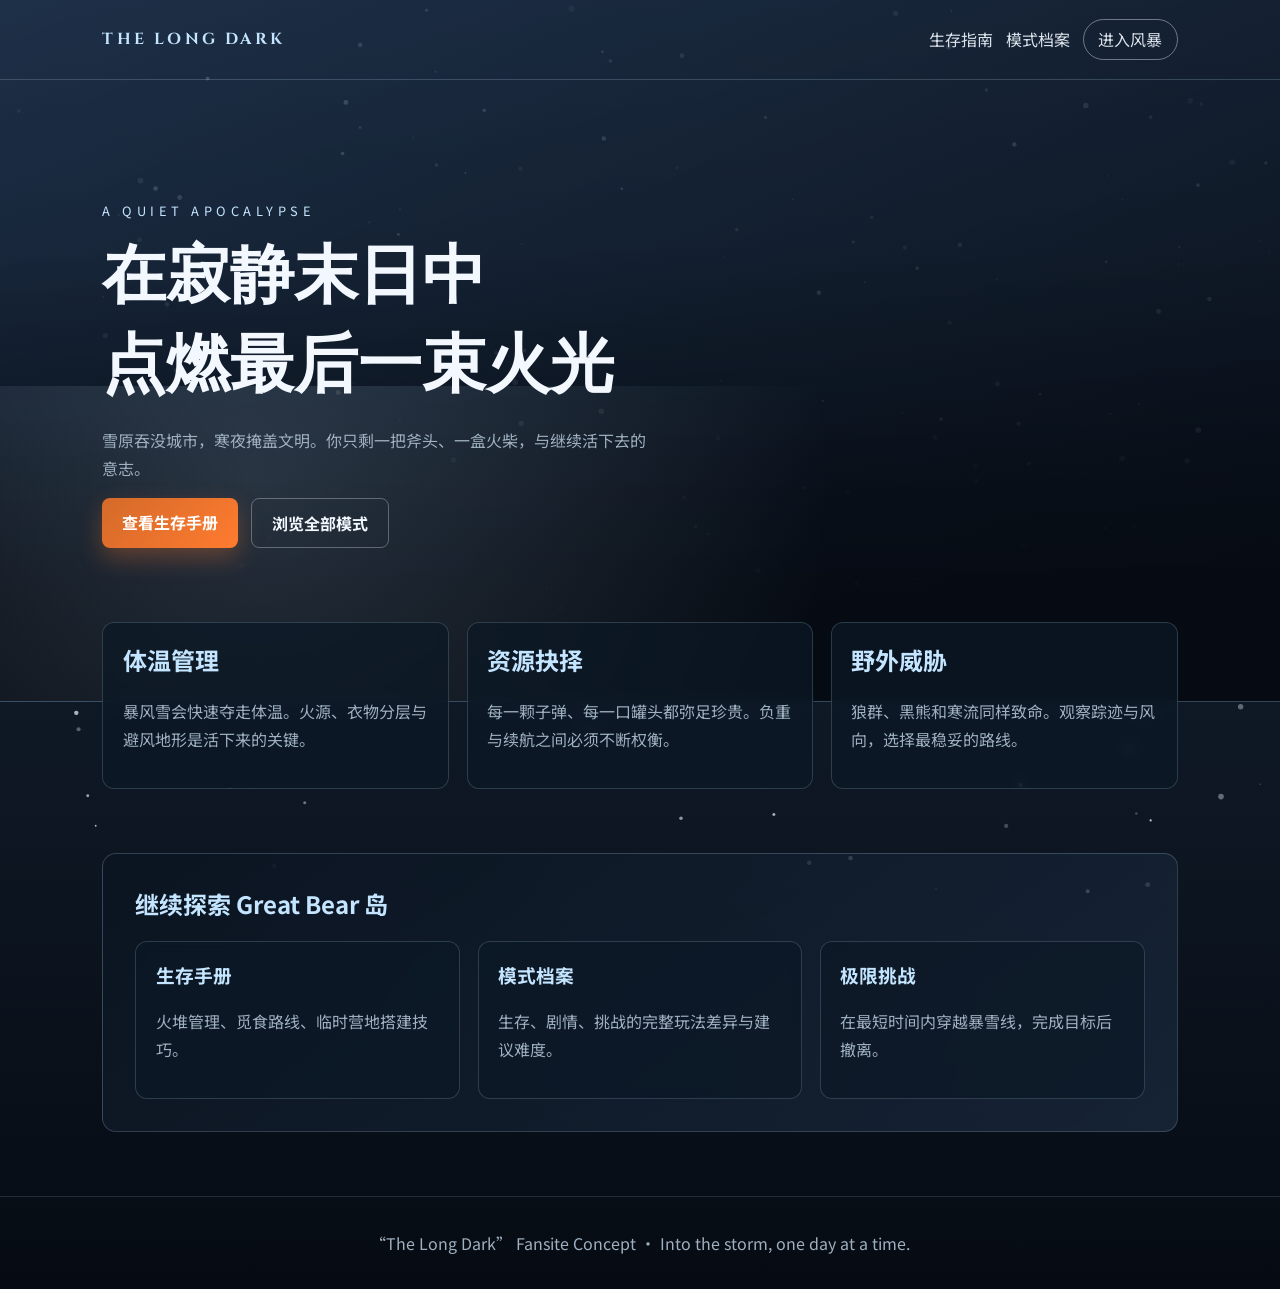
<file: index.html>
<!doctype html>
<html lang="zh-CN">
  <head>
    <meta charset="UTF-8" />
    <meta name="viewport" content="width=device-width, initial-scale=1.0" />
    <title>The Long Dark | 极寒求生</title>
    <link rel="preconnect" href="https://fonts.googleapis.com" />
    <link rel="preconnect" href="https://fonts.gstatic.com" crossorigin />
    <link
      href="https://fonts.googleapis.com/css2?family=Cinzel:wght@400;600;700&family=Noto+Sans+SC:wght@400;500;700&display=swap"
      rel="stylesheet"
    />
    <link rel="stylesheet" href="styles.css" />
  </head>
  <body>
    <canvas id="blizzard" aria-hidden="true"></canvas>
    <div class="noise" aria-hidden="true"></div>

    <header class="hero">
      <nav class="nav">
        <a class="logo" href="index.html">THE LONG DARK</a>
        <div class="nav-links">
          <a href="survival.html">生存指南</a>
          <a href="modes.html">模式档案</a>
          <a class="cta" href="#survival">进入风暴</a>
        </div>
      </nav>
      <div class="hero-content">
        <p class="eyebrow">A QUIET APOCALYPSE</p>
        <h1>在寂静末日中<br />点燃最后一束火光</h1>
        <p class="subtitle">
          雪原吞没城市，寒夜掩盖文明。你只剩一把斧头、一盒火柴，与继续活下去的意志。
        </p>
        <div class="hero-actions">
          <a class="primary-btn" href="survival.html">查看生存手册</a>
          <a class="ghost-btn" href="modes.html">浏览全部模式</a>
        </div>
      </div>
      <div class="fog"></div>
    </header>

    <main>
      <section id="survival" class="section cards">
        <article class="card">
          <h2>体温管理</h2>
          <p>暴风雪会快速夺走体温。火源、衣物分层与避风地形是活下来的关键。</p>
        </article>
        <article class="card">
          <h2>资源抉择</h2>
          <p>每一颗子弹、每一口罐头都弥足珍贵。负重与续航之间必须不断权衡。</p>
        </article>
        <article class="card">
          <h2>野外威胁</h2>
          <p>狼群、黑熊和寒流同样致命。观察踪迹与风向，选择最稳妥的路线。</p>
        </article>
      </section>

      <section class="section banner">
        <h2>继续探索 Great Bear 岛</h2>
        <div class="mode-grid">
          <a class="tile" href="survival.html">
            <h3>生存手册</h3>
            <p>火堆管理、觅食路线、临时营地搭建技巧。</p>
          </a>
          <a class="tile" href="modes.html">
            <h3>模式档案</h3>
            <p>生存、剧情、挑战的完整玩法差异与建议难度。</p>
          </a>
          <a class="tile" href="modes.html#challenge">
            <h3>极限挑战</h3>
            <p>在最短时间内穿越暴雪线，完成目标后撤离。</p>
          </a>
        </div>
      </section>
    </main>

    <footer class="footer">
      <p>“The Long Dark” Fansite Concept · Into the storm, one day at a time.</p>
    </footer>

    <script src="blizzard.js"></script>
  </body>
</html>
</file>
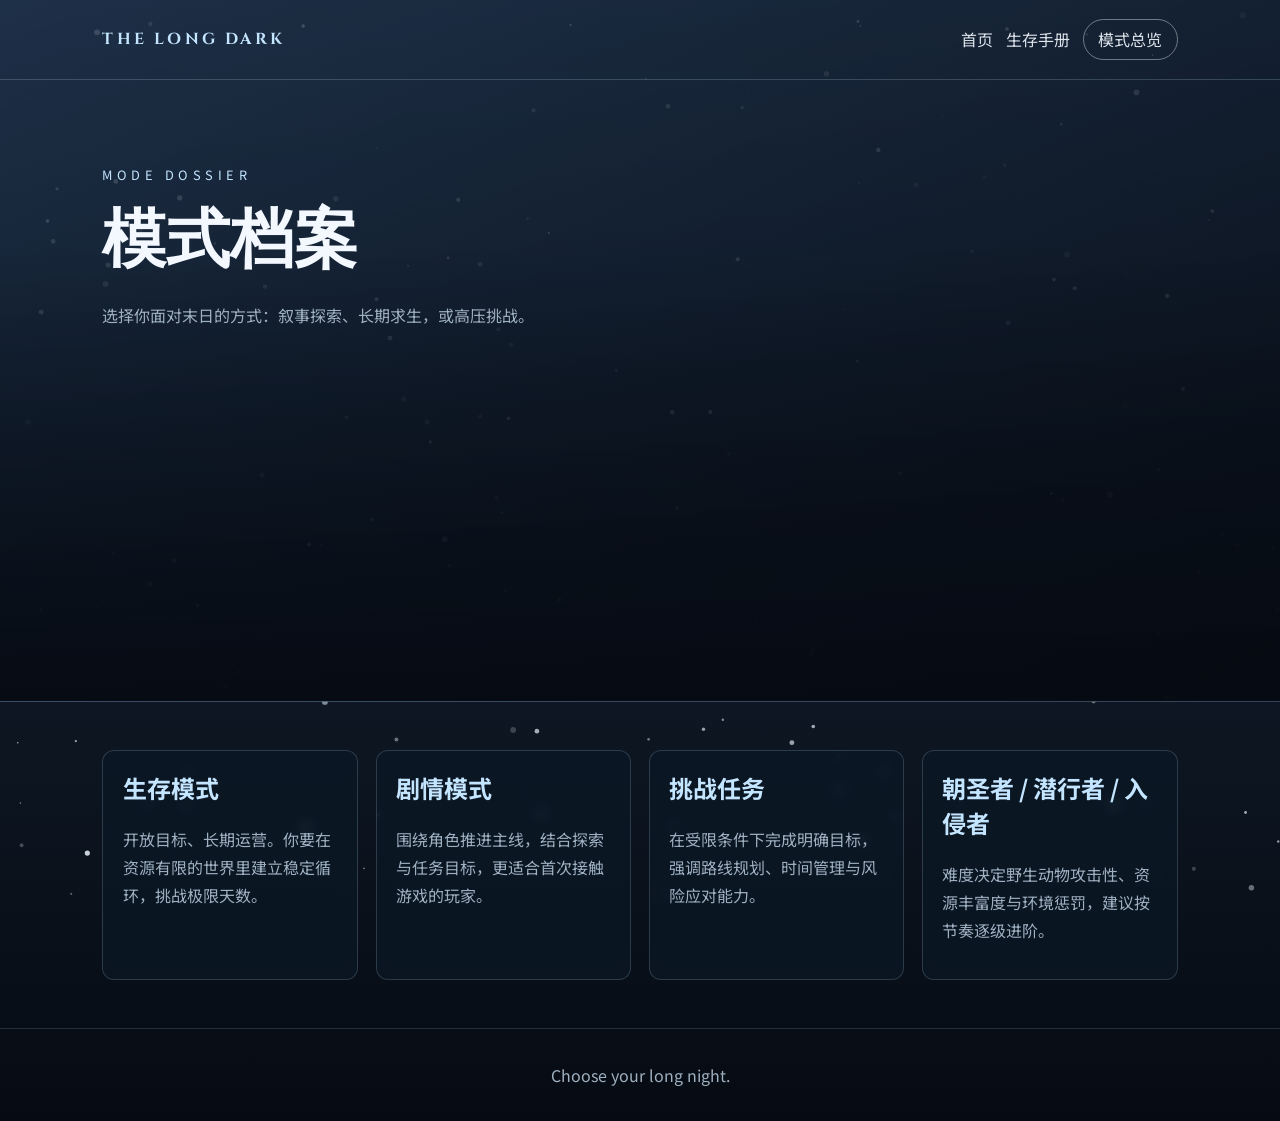
<file: modes.html>
<!doctype html>
<html lang="zh-CN">
  <head>
    <meta charset="UTF-8" />
    <meta name="viewport" content="width=device-width, initial-scale=1.0" />
    <title>模式档案 | The Long Dark</title>
    <link rel="preconnect" href="https://fonts.googleapis.com" />
    <link rel="preconnect" href="https://fonts.gstatic.com" crossorigin />
    <link
      href="https://fonts.googleapis.com/css2?family=Cinzel:wght@400;600;700&family=Noto+Sans+SC:wght@400;500;700&display=swap"
      rel="stylesheet"
    />
    <link rel="stylesheet" href="styles.css" />
  </head>
  <body>
    <canvas id="blizzard" aria-hidden="true"></canvas>
    <div class="noise" aria-hidden="true"></div>

    <header class="sub-hero">
      <nav class="nav">
        <a class="logo" href="index.html">THE LONG DARK</a>
        <div class="nav-links">
          <a href="index.html">首页</a>
          <a href="survival.html">生存手册</a>
          <a class="cta" href="#modes">模式总览</a>
        </div>
      </nav>
      <div class="hero-content compact">
        <p class="eyebrow">MODE DOSSIER</p>
        <h1>模式档案</h1>
        <p class="subtitle">选择你面对末日的方式：叙事探索、长期求生，或高压挑战。</p>
      </div>
    </header>

    <main class="section" id="modes">
      <div class="guide-grid">
        <article class="card">
          <h2>生存模式</h2>
          <p>开放目标、长期运营。你要在资源有限的世界里建立稳定循环，挑战极限天数。</p>
        </article>
        <article class="card">
          <h2>剧情模式</h2>
          <p>围绕角色推进主线，结合探索与任务目标，更适合首次接触游戏的玩家。</p>
        </article>
        <article class="card" id="challenge">
          <h2>挑战任务</h2>
          <p>在受限条件下完成明确目标，强调路线规划、时间管理与风险应对能力。</p>
        </article>
        <article class="card">
          <h2>朝圣者 / 潜行者 / 入侵者</h2>
          <p>难度决定野生动物攻击性、资源丰富度与环境惩罚，建议按节奏逐级进阶。</p>
        </article>
      </div>
    </main>

    <footer class="footer">
      <p>Choose your long night.</p>
    </footer>
    <script src="blizzard.js"></script>
  </body>
</html>
</file>
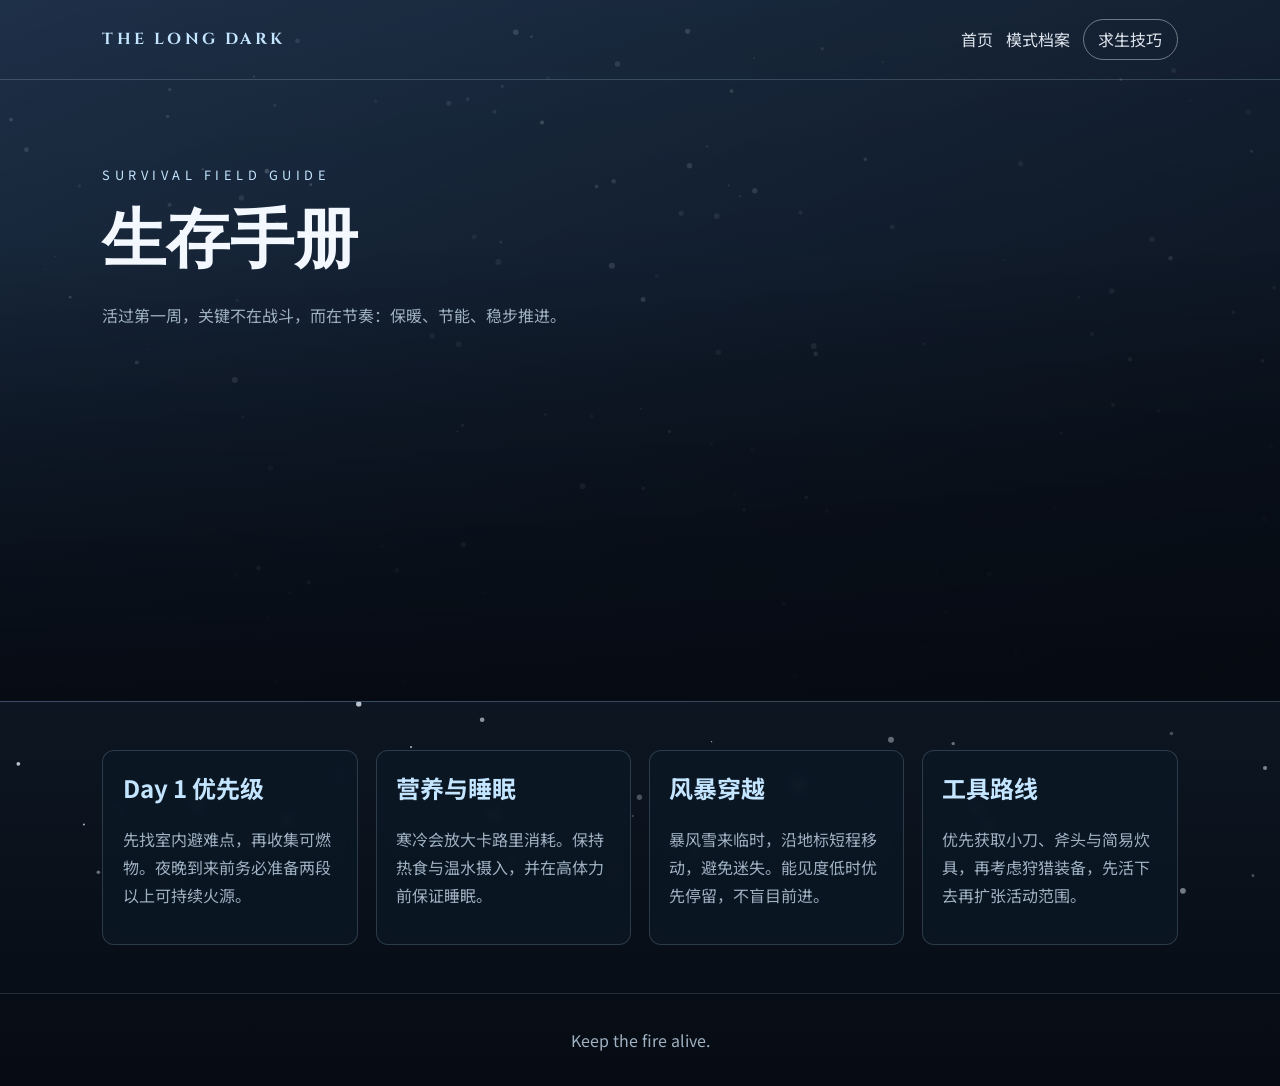
<file: survival.html>
<!doctype html>
<html lang="zh-CN">
  <head>
    <meta charset="UTF-8" />
    <meta name="viewport" content="width=device-width, initial-scale=1.0" />
    <title>生存手册 | The Long Dark</title>
    <link rel="preconnect" href="https://fonts.googleapis.com" />
    <link rel="preconnect" href="https://fonts.gstatic.com" crossorigin />
    <link
      href="https://fonts.googleapis.com/css2?family=Cinzel:wght@400;600;700&family=Noto+Sans+SC:wght@400;500;700&display=swap"
      rel="stylesheet"
    />
    <link rel="stylesheet" href="styles.css" />
  </head>
  <body>
    <canvas id="blizzard" aria-hidden="true"></canvas>
    <div class="noise" aria-hidden="true"></div>

    <header class="sub-hero">
      <nav class="nav">
        <a class="logo" href="index.html">THE LONG DARK</a>
        <div class="nav-links">
          <a href="index.html">首页</a>
          <a href="modes.html">模式档案</a>
          <a class="cta" href="#tips">求生技巧</a>
        </div>
      </nav>
      <div class="hero-content compact">
        <p class="eyebrow">SURVIVAL FIELD GUIDE</p>
        <h1>生存手册</h1>
        <p class="subtitle">活过第一周，关键不在战斗，而在节奏：保暖、节能、稳步推进。</p>
      </div>
    </header>

    <main class="section" id="tips">
      <div class="guide-grid">
        <article class="card">
          <h2>Day 1 优先级</h2>
          <p>先找室内避难点，再收集可燃物。夜晚到来前务必准备两段以上可持续火源。</p>
        </article>
        <article class="card">
          <h2>营养与睡眠</h2>
          <p>寒冷会放大卡路里消耗。保持热食与温水摄入，并在高体力前保证睡眠。</p>
        </article>
        <article class="card">
          <h2>风暴穿越</h2>
          <p>暴风雪来临时，沿地标短程移动，避免迷失。能见度低时优先停留，不盲目前进。</p>
        </article>
        <article class="card">
          <h2>工具路线</h2>
          <p>优先获取小刀、斧头与简易炊具，再考虑狩猎装备，先活下去再扩张活动范围。</p>
        </article>
      </div>
    </main>

    <footer class="footer">
      <p>Keep the fire alive.</p>
    </footer>
    <script src="blizzard.js"></script>
  </body>
</html>
</file>
<file: styles.css>
:root {
  --bg-top: #24344b;
  --bg-mid: #111c2a;
  --bg-deep: #060b13;
  --ice: #c4e5ff;
  --snow: #f3f8ff;
  --ember: #ff7b2f;
  --muted: #9fb0c0;
  --panel: rgba(12, 24, 38, 0.72);
}

* {
  box-sizing: border-box;
}

body {
  margin: 0;
  font-family: 'Noto Sans SC', sans-serif;
  color: var(--snow);
  background: linear-gradient(180deg, var(--bg-top), var(--bg-mid) 44%, var(--bg-deep));
  min-height: 100vh;
}

#blizzard {
  position: fixed;
  inset: 0;
  width: 100%;
  height: 100%;
  z-index: 0;
  pointer-events: none;
}

.noise {
  position: fixed;
  inset: 0;
  z-index: 0;
  pointer-events: none;
  opacity: 0.15;
  background-image: radial-gradient(rgba(255, 255, 255, 0.18) 0.5px, transparent 0.5px);
  background-size: 2px 2px;
}

.hero,
.sub-hero,
main,
.footer {
  position: relative;
  z-index: 1;
}

.hero,
.sub-hero {
  min-height: 78vh;
  overflow: hidden;
  background: linear-gradient(155deg, rgba(28, 47, 71, 0.74), rgba(6, 11, 19, 0.9)),
    url('https://images.unsplash.com/photo-1457269449834-928af64c684d?auto=format&fit=crop&w=1600&q=80') center/cover;
  border-bottom: 1px solid rgba(196, 229, 255, 0.2);
}

.hero::before,
.sub-hero::before {
  content: '';
  position: absolute;
  inset: 0;
  background: linear-gradient(to bottom, transparent 35%, rgba(6, 11, 19, 0.95));
}

.nav,
.hero-content {
  position: relative;
  z-index: 2;
}

.nav {
  display: flex;
  justify-content: space-between;
  align-items: center;
  padding: 1.2rem 8vw;
  border-bottom: 1px solid rgba(196, 229, 255, 0.2);
}

.logo {
  text-decoration: none;
  font-family: 'Cinzel', serif;
  letter-spacing: 0.2rem;
  font-weight: 700;
  color: var(--ice);
}

.nav-links {
  display: flex;
  gap: 0.8rem;
  align-items: center;
}

.nav-links a {
  color: var(--snow);
  text-decoration: none;
  opacity: 0.9;
}

.cta {
  border: 1px solid rgba(243, 248, 255, 0.45);
  padding: 0.45rem 0.9rem;
  border-radius: 999px;
}

.hero-content {
  max-width: 760px;
  padding: 12vh 8vw;
}

.hero-content.compact {
  padding-top: 8vh;
  min-height: 42vh;
}

.eyebrow {
  color: var(--ice);
  letter-spacing: 0.28rem;
  font-size: 0.8rem;
}

h1 {
  font-family: 'Cinzel', serif;
  font-size: clamp(2rem, 6vw, 4rem);
  margin: 0.6rem 0;
}

.subtitle,
.card p,
.mode-grid p,
.footer p {
  color: var(--muted);
  line-height: 1.75;
}

.hero-actions {
  display: flex;
  gap: 0.8rem;
  flex-wrap: wrap;
}

.primary-btn,
.ghost-btn {
  display: inline-block;
  text-decoration: none;
  padding: 0.75rem 1.25rem;
  border-radius: 8px;
  font-weight: 700;
}

.primary-btn {
  background: linear-gradient(135deg, #d46a2a, var(--ember));
  color: #fff;
  box-shadow: 0 10px 24px rgba(255, 123, 47, 0.3);
}

.ghost-btn {
  color: var(--snow);
  border: 1px solid rgba(243, 248, 255, 0.3);
}

.fog {
  position: absolute;
  inset: auto 0 0;
  height: 35vh;
  background: radial-gradient(circle at 20% 30%, rgba(196, 229, 255, 0.16), transparent 55%),
    linear-gradient(to top, rgba(6, 11, 19, 0.92), transparent 90%);
}

.section {
  padding: 3rem 8vw;
}

.cards,
.guide-grid,
.mode-grid {
  display: grid;
  grid-template-columns: repeat(auto-fit, minmax(220px, 1fr));
  gap: 1.1rem;
}

.cards {
  margin-top: -8rem;
  z-index: 3;
}

.card,
.tile {
  background: var(--panel);
  border: 1px solid rgba(196, 229, 255, 0.18);
  border-radius: 12px;
  padding: 1.2rem;
  backdrop-filter: blur(6px);
}

.tile {
  text-decoration: none;
}

.card h2,
.tile h3,
.banner h2 {
  margin-top: 0;
  color: var(--ice);
}

.banner {
  margin: 1rem 8vw 4rem;
  padding: 2rem;
  border: 1px solid rgba(196, 229, 255, 0.2);
  border-radius: 14px;
  background: linear-gradient(145deg, rgba(11, 20, 33, 0.9), rgba(27, 43, 63, 0.72));
}

.footer {
  text-align: center;
  border-top: 1px solid rgba(196, 229, 255, 0.15);
  padding: 1rem;
}

@media (max-width: 780px) {
  .nav {
    align-items: flex-start;
    flex-direction: column;
    gap: 0.8rem;
  }
}
</file>
